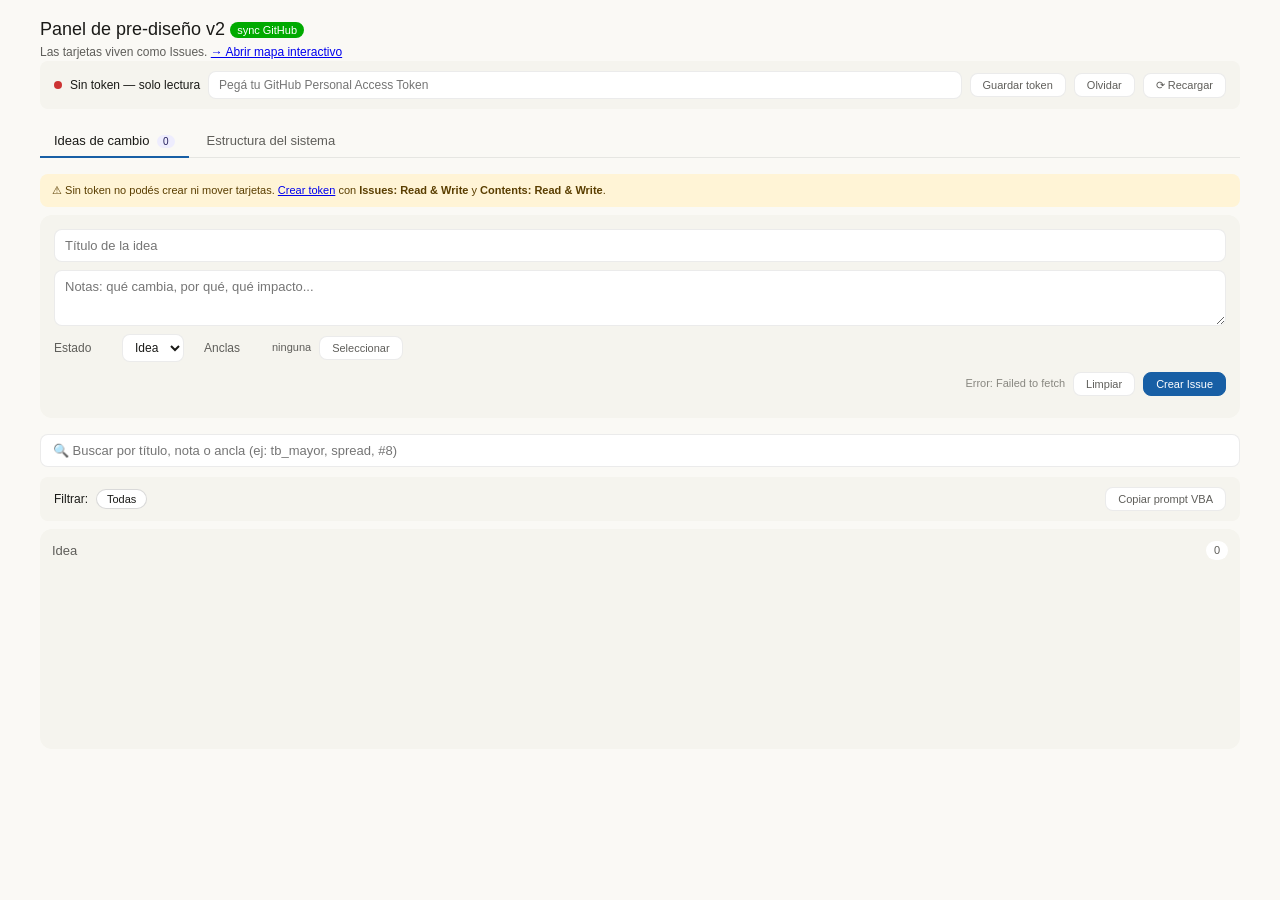
<file: index.html>
<!DOCTYPE html>
<html lang="es">
<head>
<meta charset="UTF-8">
<meta http-equiv="refresh" content="0; url=./v2/">
<link rel="canonical" href="./v2/">
<title>Panel de pre-diseño — redirigiendo a v2</title>
<style>
body {
  font-family: -apple-system, BlinkMacSystemFont, "Segoe UI", Roboto, sans-serif;
  background: #faf9f5;
  color: #1a1a17;
  margin: 0;
  min-height: 100vh;
  display: flex;
  align-items: center;
  justify-content: center;
  padding: 24px;
  line-height: 1.6;
  font-size: 14px;
}
@media (prefers-color-scheme: dark) {
  body { background: #18171b; color: #f0efea; }
  a { color: #85B7EB; }
}
.wrap {
  max-width: 440px;
  text-align: center;
}
h1 { font-size: 18px; font-weight: 500; margin: 0 0 8px; }
p { margin: 0 0 6px; color: #5f5e5a; font-size: 13px; }
@media (prefers-color-scheme: dark) { p { color: #b4b2a9; } }
a { color: #185FA5; }
.foot { margin-top: 24px; font-size: 11px; color: #888780; }
</style>
</head>
<body>
<div class="wrap">
<h1>Redirigiendo a la versión sincronizada</h1>
<p>Si no redirige en unos segundos, hacé clic:</p>
<p><a href="./v2/">→ Abrir panel v2 (sincronizado con GitHub Issues)</a></p>
<div class="foot">
  <p><a href="./v1/">Ver versión anterior (v1, localStorage)</a></p>
</div>
</div>
<script>window.location.replace('./v2/');</script>
</body>
</html>
</file>
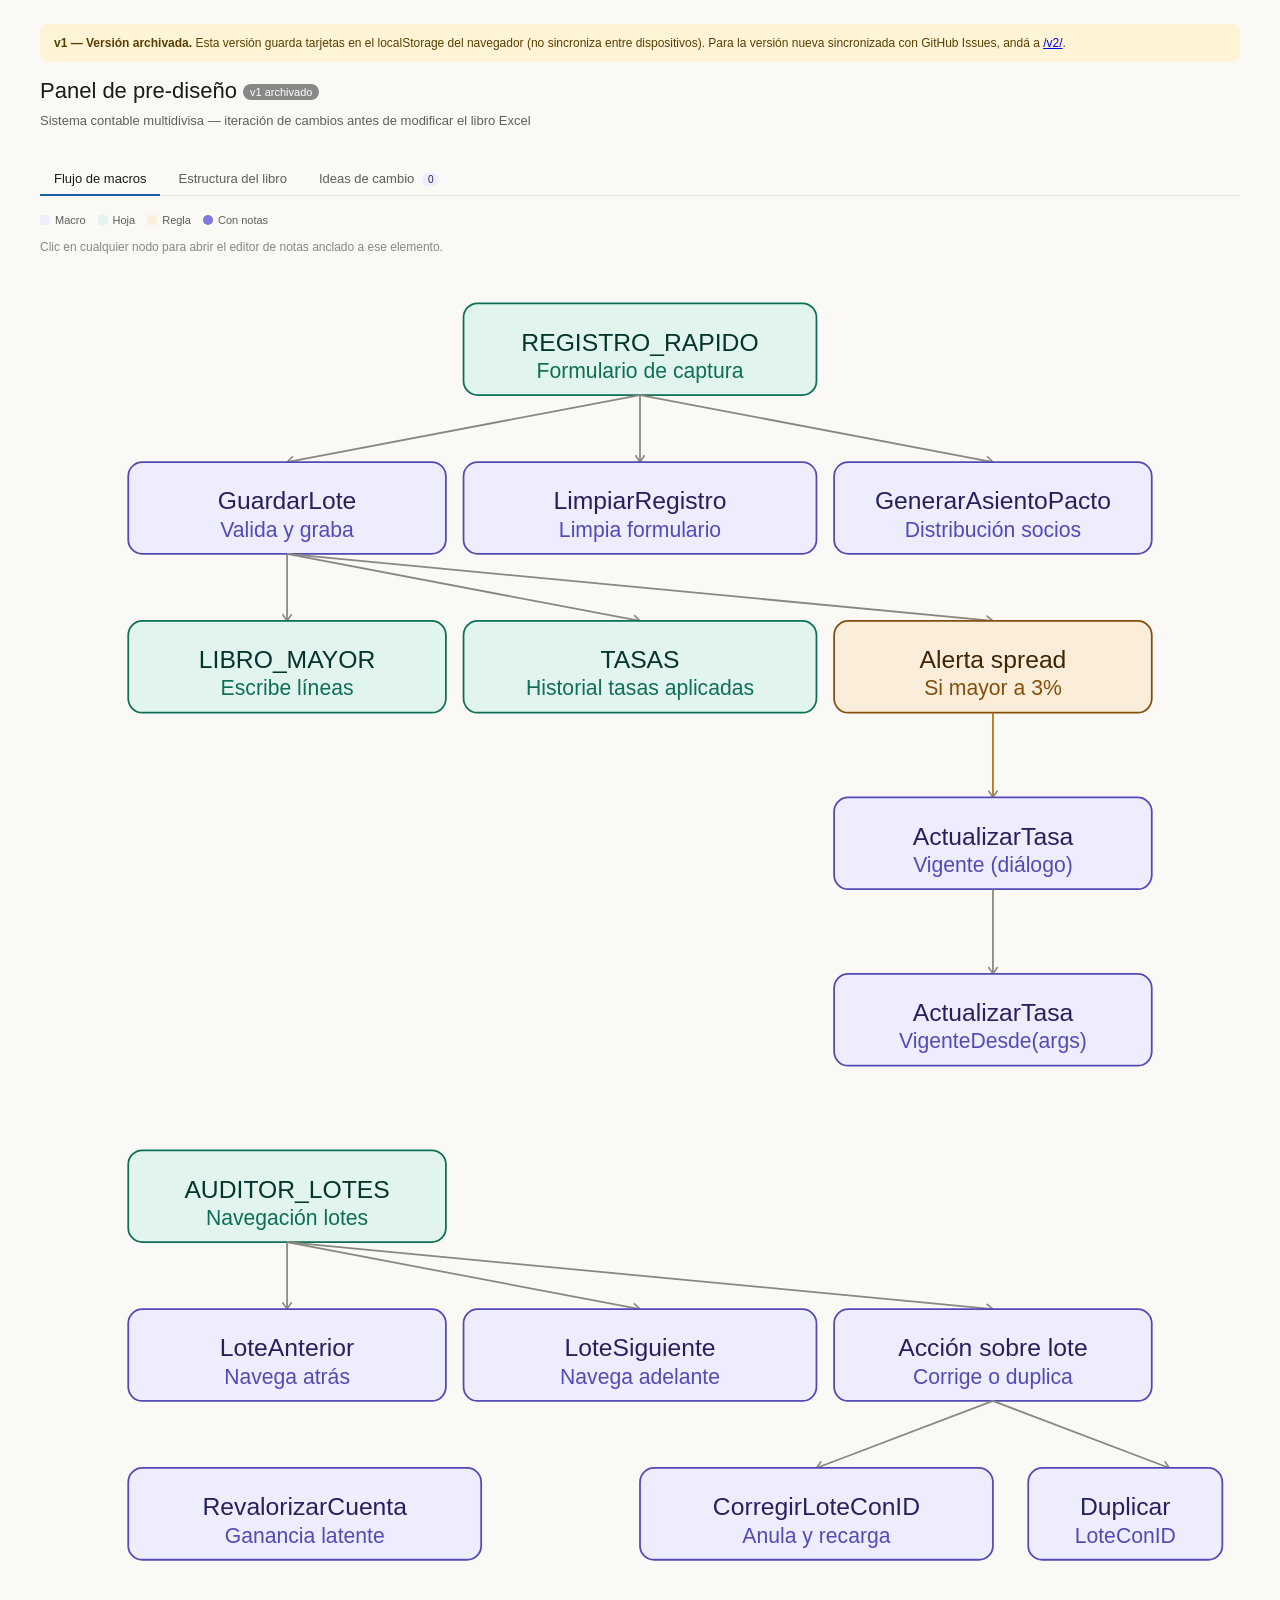
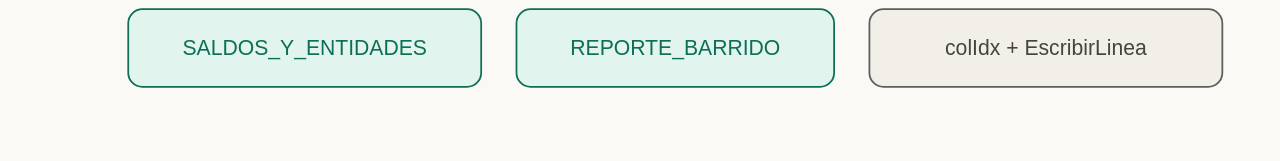
<file: v1/index.html>
<!DOCTYPE html>
<html lang="es">
<head>
<meta charset="UTF-8">
<meta name="viewport" content="width=device-width, initial-scale=1.0">
<title>Panel de Pre-diseño v1 — Sistema Contable Multidivisa</title>
<style>
:root {
  --bg-primary: #ffffff;
  --bg-secondary: #f5f4ee;
  --bg-tertiary: #faf9f5;
  --text-primary: #1a1a17;
  --text-secondary: #5f5e5a;
  --text-tertiary: #888780;
  --text-info: #185FA5;
  --border-tertiary: rgba(0,0,0,0.08);
  --border-secondary: rgba(0,0,0,0.15);
  --radius-md: 8px;
  --radius-lg: 12px;
}
@media (prefers-color-scheme: dark) {
  :root {
    --bg-primary: #1f1e1b;
    --bg-secondary: #2a2927;
    --bg-tertiary: #18171600;
    --text-primary: #f0efea;
    --text-secondary: #b4b2a9;
    --text-tertiary: #888780;
    --text-info: #85B7EB;
    --border-tertiary: rgba(255,255,255,0.08);
    --border-secondary: rgba(255,255,255,0.15);
  }
}
* { box-sizing: border-box; }
body {
  font-family: -apple-system, BlinkMacSystemFont, "Segoe UI", Roboto, sans-serif;
  background: var(--bg-tertiary);
  color: var(--text-primary);
  margin: 0;
  padding: 24px;
  line-height: 1.5;
  font-size: 14px;
}
.container { max-width: 1200px; margin: 0 auto; }
.v1-banner {
  background: #FFF4D6;
  color: #5a3e00;
  padding: 10px 14px;
  border-radius: var(--radius-md);
  font-size: 12px;
  margin-bottom: 12px;
}
@media (prefers-color-scheme: dark) {
  .v1-banner { background: #4a3a10; color: #fae9b8; }
}
h1 {
  font-size: 22px;
  font-weight: 500;
  margin: 0 0 4px;
}
.subtitle {
  color: var(--text-secondary);
  font-size: 13px;
  margin: 0 0 24px;
}
.panel { padding: 0.5rem 0 1rem; }
.tabs {
  display: flex;
  gap: 4px;
  border-bottom: 1px solid var(--border-tertiary);
  margin-bottom: 16px;
}
.tab {
  padding: 8px 14px;
  font-size: 13px;
  font-weight: 500;
  color: var(--text-secondary);
  cursor: pointer;
  border: none;
  border-bottom: 2px solid transparent;
  margin-bottom: -1px;
  background: transparent;
  font-family: inherit;
}
.tab.active {
  color: var(--text-primary);
  border-bottom-color: var(--text-info);
}
.tab:hover { color: var(--text-primary); }
.view { display: none; }
.view.active { display: block; }
.legend { display: flex; flex-wrap: wrap; gap: 12px; font-size: 11px; color: var(--text-secondary); margin-bottom: 10px; align-items: center; }
.legend span { display: inline-flex; align-items: center; gap: 5px; }
.dot { width: 10px; height: 10px; border-radius: 3px; display: inline-block; }
.hint { font-size: 12px; color: var(--text-tertiary); margin: 6px 0 12px; }
.kanban { display: grid; grid-template-columns: repeat(3, minmax(0,1fr)); gap: 12px; }
@media (max-width: 800px) { .kanban { grid-template-columns: 1fr; } }
.col { background: var(--bg-secondary); border-radius: var(--radius-lg); padding: 12px; min-height: 220px; }
.col h3 { margin: 0 0 10px; font-size: 13px; font-weight: 500; color: var(--text-secondary); display: flex; justify-content: space-between; align-items: center; }
.col h3 .count { background: var(--bg-primary); border-radius: 10px; padding: 1px 8px; font-size: 11px; color: var(--text-secondary); }
.card { background: var(--bg-primary); border: 1px solid var(--border-tertiary); border-radius: var(--radius-md); padding: 10px 12px; margin-bottom: 8px; position: relative; }
.card p.title { margin: 0 0 6px; font-size: 13px; font-weight: 500; color: var(--text-primary); line-height: 1.4; padding-right: 50px; }
.card p.note { margin: 0 0 6px; font-size: 12px; color: var(--text-secondary); line-height: 1.5; padding-right: 50px; white-space: pre-wrap; }
.card .tags { display: flex; flex-wrap: wrap; gap: 4px; margin-top: 4px; }
.card .actions { position: absolute; top: 8px; right: 8px; display: flex; gap: 2px; }
.card .actions button { padding: 3px 6px; font-size: 11px; background: transparent; border: 1px solid var(--border-tertiary); border-radius: 4px; cursor: pointer; color: var(--text-secondary); min-width: 24px; font-family: inherit; }
.card .actions button:hover { background: var(--bg-secondary); color: var(--text-primary); }
.tag { display: inline-block; font-size: 10px; padding: 2px 7px; border-radius: 10px; font-weight: 500; }
.tag-macro { background: #EEEDFE; color: #26215C; }
.tag-hoja { background: #E1F5EE; color: #04342C; }
.tag-tabla { background: #FAECE7; color: #4A1B0C; }
.tag-rango { background: #FAEEDA; color: #412402; }
.tag-regla { background: #FCEBEB; color: #501313; }
.composer { background: var(--bg-secondary); border-radius: var(--radius-lg); padding: 14px; margin-bottom: 16px; }
.composer-row { display: flex; gap: 8px; align-items: center; flex-wrap: wrap; margin-bottom: 8px; }
.composer-row label { font-size: 12px; color: var(--text-secondary); min-width: 60px; }
.composer textarea, .composer input[type=text] { width: 100%; font-family: inherit; font-size: 13px; padding: 8px 10px; border: 1px solid var(--border-tertiary); border-radius: var(--radius-md); background: var(--bg-primary); color: var(--text-primary); resize: vertical; box-sizing: border-box; }
.composer textarea { min-height: 56px; }
.composer select { font-family: inherit; font-size: 12px; padding: 5px 8px; border: 1px solid var(--border-tertiary); border-radius: var(--radius-md); background: var(--bg-primary); color: var(--text-primary); }
.composer-anchors { display: flex; flex-wrap: wrap; gap: 4px; margin-top: 6px; }
.chip { font-size: 11px; padding: 3px 8px; border-radius: 10px; background: var(--bg-primary); border: 1px solid var(--border-tertiary); cursor: pointer; color: var(--text-secondary); font-family: inherit; }
.chip.on { border-color: transparent; }
.chip.on.tag-macro { background: #EEEDFE; color: #26215C; }
.chip.on.tag-hoja { background: #E1F5EE; color: #04342C; }
.chip.on.tag-tabla { background: #FAECE7; color: #4A1B0C; }
.chip.on.tag-rango { background: #FAEEDA; color: #412402; }
.chip.on.tag-regla { background: #FCEBEB; color: #501313; }
.toolbar { display: flex; justify-content: space-between; gap: 8px; margin-bottom: 10px; flex-wrap: wrap; align-items: center; }
.toolbar-left { display: flex; gap: 6px; align-items: center; flex-wrap: wrap; }
.filter-chip { font-size: 11px; padding: 3px 10px; border-radius: 10px; background: var(--bg-secondary); border: 1px solid transparent; cursor: pointer; color: var(--text-secondary); font-family: inherit; }
.filter-chip.on { background: var(--bg-primary); border-color: var(--border-secondary); color: var(--text-primary); }
.empty { font-size: 12px; color: var(--text-tertiary); font-style: italic; padding: 8px 4px; }
.node-grid { display: grid; grid-template-columns: repeat(auto-fit, minmax(220px, 1fr)); gap: 8px; margin-bottom: 12px; }
.node-card { background: var(--bg-primary); border: 1px solid var(--border-tertiary); border-radius: var(--radius-md); padding: 10px 12px; cursor: pointer; transition: border-color 0.15s; }
.node-card:hover { border-color: var(--border-secondary); }
.node-card.has-notes { border-left: 3px solid #7F77DD; }
.node-card .nt { font-size: 13px; font-weight: 500; color: var(--text-primary); margin: 0 0 2px; line-height: 1.3; }
.node-card .ns { font-size: 11px; color: var(--text-secondary); margin: 0; }
.node-card .nb { display: inline-block; margin-top: 6px; font-size: 10px; padding: 1px 7px; border-radius: 10px; background: #EEEDFE; color: #26215C; }
.section-title { font-size: 13px; font-weight: 500; color: var(--text-secondary); margin: 14px 0 6px; }
.btn-primary { background: var(--text-info); color: white; border: none; padding: 7px 14px; font-size: 12px; font-weight: 500; border-radius: var(--radius-md); cursor: pointer; font-family: inherit; }
.btn-primary:hover { opacity: 0.9; }
.btn-small { font-size: 11px; padding: 4px 10px; background: transparent; border: 1px solid var(--border-tertiary); border-radius: var(--radius-md); color: var(--text-secondary); cursor: pointer; font-family: inherit; }
.btn-small:hover { background: var(--bg-secondary); color: var(--text-primary); }
.selected-anchor-preview { font-size: 11px; color: var(--text-secondary); }
.flow-svg { width: 100%; height: auto; }
.flow-svg g[data-node] { cursor: pointer; }
.flow-svg g[data-node]:hover rect { stroke-width: 1.5; }
.flow-svg g[data-node].has-notes rect { stroke-width: 1.5; stroke: #7F77DD; }
.flow-svg .t { font-size: 14px; font-weight: 500; }
.flow-svg .ts { font-size: 12px; }
.flow-svg .th { font-size: 14px; font-weight: 500; }
.c-purple rect { fill: #EEEDFE; stroke: #534AB7; }
.c-purple .th { fill: #26215C; }
.c-purple .ts { fill: #534AB7; }
.c-teal rect { fill: #E1F5EE; stroke: #0F6E56; }
.c-teal .th { fill: #04342C; }
.c-teal .ts { fill: #0F6E56; }
.c-amber rect { fill: #FAEEDA; stroke: #854F0B; }
.c-amber .th { fill: #412402; }
.c-amber .ts { fill: #854F0B; }
.c-gray rect { fill: #F1EFE8; stroke: #5F5E5A; }
.c-gray .ts { fill: #444441; }
@media (prefers-color-scheme: dark) {
  .c-purple rect { fill: #3C3489; stroke: #AFA9EC; }
  .c-purple .th { fill: #CECBF6; }
  .c-purple .ts { fill: #AFA9EC; }
  .c-teal rect { fill: #085041; stroke: #5DCAA5; }
  .c-teal .th { fill: #9FE1CB; }
  .c-teal .ts { fill: #5DCAA5; }
  .c-amber rect { fill: #633806; stroke: #EF9F27; }
  .c-amber .th { fill: #FAC775; }
  .c-amber .ts { fill: #EF9F27; }
  .c-gray rect { fill: #444441; stroke: #B4B2A9; }
  .c-gray .ts { fill: #D3D1C7; }
}
.modal-backdrop { position: fixed; top: 0; left: 0; right: 0; bottom: 0; background: rgba(0,0,0,0.5); display: none; align-items: center; justify-content: center; z-index: 100; padding: 16px; }
.modal-backdrop.show { display: flex; }
.modal { background: var(--bg-primary); border-radius: var(--radius-lg); padding: 20px; max-width: 600px; width: 100%; max-height: 80vh; overflow-y: auto; }
.modal h3 { margin: 0 0 12px; font-size: 16px; font-weight: 500; }
.modal textarea { width: 100%; min-height: 300px; font-family: ui-monospace, SFMono-Regular, monospace; font-size: 11px; padding: 8px; border: 1px solid var(--border-tertiary); border-radius: var(--radius-md); background: var(--bg-secondary); color: var(--text-primary); resize: vertical; box-sizing: border-box; }
.modal-actions { display: flex; gap: 8px; justify-content: flex-end; margin-top: 12px; }
#ideas-count { background: #EEEDFE; color: #26215C; font-size: 10px; padding: 1px 6px; border-radius: 8px; margin-left: 4px; font-weight: 500; }
.save-status { font-size: 11px; color: var(--text-tertiary); margin-left: 8px; }
</style>
</head>
<body>
<div class="container">
<div class="v1-banner">
  <strong>v1 — Versión archivada.</strong> Esta versión guarda tarjetas en el localStorage del navegador (no sincroniza entre dispositivos). Para la versión nueva sincronizada con GitHub Issues, andá a <a href="../v2/">/v2/</a>.
</div>
<h1>Panel de pre-diseño <span style="font-size:11px;background:#888;color:white;padding:2px 7px;border-radius:10px;vertical-align:middle;">v1 archivado</span></h1>
<p class="subtitle">Sistema contable multidivisa — iteración de cambios antes de modificar el libro Excel</p>

<div class="panel">
  <div class="tabs">
    <button class="tab active" data-view="flujo" onclick="switchView('flujo')">Flujo de macros</button>
    <button class="tab" data-view="estructura" onclick="switchView('estructura')">Estructura del libro</button>
    <button class="tab" data-view="ideas" onclick="switchView('ideas')">Ideas de cambio <span id="ideas-count">0</span></button>
  </div>

  <div id="view-flujo" class="view active">
    <div class="legend">
      <span><span class="dot" style="background:#EEEDFE;"></span>Macro</span>
      <span><span class="dot" style="background:#E1F5EE;"></span>Hoja</span>
      <span><span class="dot" style="background:#FAEEDA;"></span>Regla</span>
      <span><span class="dot" style="background:#7F77DD;border-radius:50%;"></span>Con notas</span>
    </div>
    <p class="hint">Clic en cualquier nodo para abrir el editor de notas anclado a ese elemento.</p>
    <svg class="flow-svg" viewBox="0 0 680 820" role="img">
      <defs><marker id="arrow-fl" viewBox="0 0 10 10" refX="8" refY="5" markerWidth="6" markerHeight="6" orient="auto-start-reverse"><path d="M2 1L8 5L2 9" fill="none" stroke="#888780" stroke-width="1.5" stroke-linecap="round" stroke-linejoin="round"/></marker></defs>
      <g data-node="REGISTRO_RAPIDO" class="c-teal" onclick="openNode('REGISTRO_RAPIDO','hoja')"><rect x="240" y="20" width="200" height="52" rx="8" stroke-width="1"/><text class="th" x="340" y="42" text-anchor="middle" dominant-baseline="central">REGISTRO_RAPIDO</text><text class="ts" x="340" y="58" text-anchor="middle" dominant-baseline="central">Formulario de captura</text></g>
      <line x1="340" y1="72" x2="140" y2="110" stroke="#888780" stroke-width="1" marker-end="url(#arrow-fl)"/>
      <line x1="340" y1="72" x2="340" y2="110" stroke="#888780" stroke-width="1" marker-end="url(#arrow-fl)"/>
      <line x1="340" y1="72" x2="540" y2="110" stroke="#888780" stroke-width="1" marker-end="url(#arrow-fl)"/>
      <g data-node="GuardarLote" class="c-purple" onclick="openNode('GuardarLote','macro')"><rect x="50" y="110" width="180" height="52" rx="8" stroke-width="1"/><text class="th" x="140" y="132" text-anchor="middle" dominant-baseline="central">GuardarLote</text><text class="ts" x="140" y="148" text-anchor="middle" dominant-baseline="central">Valida y graba</text></g>
      <g data-node="LimpiarRegistro" class="c-purple" onclick="openNode('LimpiarRegistro','macro')"><rect x="240" y="110" width="200" height="52" rx="8" stroke-width="1"/><text class="th" x="340" y="132" text-anchor="middle" dominant-baseline="central">LimpiarRegistro</text><text class="ts" x="340" y="148" text-anchor="middle" dominant-baseline="central">Limpia formulario</text></g>
      <g data-node="GenerarAsientoPacto" class="c-purple" onclick="openNode('GenerarAsientoPacto','macro')"><rect x="450" y="110" width="180" height="52" rx="8" stroke-width="1"/><text class="th" x="540" y="132" text-anchor="middle" dominant-baseline="central">GenerarAsientoPacto</text><text class="ts" x="540" y="148" text-anchor="middle" dominant-baseline="central">Distribución socios</text></g>
      <line x1="140" y1="162" x2="140" y2="200" stroke="#888780" stroke-width="1" marker-end="url(#arrow-fl)"/>
      <line x1="140" y1="162" x2="340" y2="200" stroke="#888780" stroke-width="1" marker-end="url(#arrow-fl)"/>
      <line x1="140" y1="162" x2="540" y2="200" stroke="#888780" stroke-width="1" marker-end="url(#arrow-fl)"/>
      <g data-node="LIBRO_MAYOR" class="c-teal" onclick="openNode('LIBRO_MAYOR','hoja')"><rect x="50" y="200" width="180" height="52" rx="8" stroke-width="1"/><text class="th" x="140" y="222" text-anchor="middle" dominant-baseline="central">LIBRO_MAYOR</text><text class="ts" x="140" y="238" text-anchor="middle" dominant-baseline="central">Escribe líneas</text></g>
      <g data-node="TASAS" class="c-teal" onclick="openNode('TASAS','hoja')"><rect x="240" y="200" width="200" height="52" rx="8" stroke-width="1"/><text class="th" x="340" y="222" text-anchor="middle" dominant-baseline="central">TASAS</text><text class="ts" x="340" y="238" text-anchor="middle" dominant-baseline="central">Historial tasas aplicadas</text></g>
      <g data-node="AlertaSpread" class="c-amber" onclick="openNode('AlertaSpread','regla')"><rect x="450" y="200" width="180" height="52" rx="8" stroke-width="1"/><text class="th" x="540" y="222" text-anchor="middle" dominant-baseline="central">Alerta spread</text><text class="ts" x="540" y="238" text-anchor="middle" dominant-baseline="central">Si mayor a 3%</text></g>
      <line x1="540" y1="252" x2="540" y2="300" stroke="#BA7517" stroke-width="1" marker-end="url(#arrow-fl)"/>
      <g data-node="ActualizarTasaVigente" class="c-purple" onclick="openNode('ActualizarTasaVigente','macro')"><rect x="450" y="300" width="180" height="52" rx="8" stroke-width="1"/><text class="th" x="540" y="322" text-anchor="middle" dominant-baseline="central">ActualizarTasa</text><text class="ts" x="540" y="338" text-anchor="middle" dominant-baseline="central">Vigente (diálogo)</text></g>
      <line x1="540" y1="352" x2="540" y2="400" stroke="#888780" stroke-width="1" marker-end="url(#arrow-fl)"/>
      <g data-node="ActualizarTasaVigenteDesde" class="c-purple" onclick="openNode('ActualizarTasaVigenteDesde','macro')"><rect x="450" y="400" width="180" height="52" rx="8" stroke-width="1"/><text class="th" x="540" y="422" text-anchor="middle" dominant-baseline="central">ActualizarTasa</text><text class="ts" x="540" y="438" text-anchor="middle" dominant-baseline="central">VigenteDesde(args)</text></g>
      <g data-node="AUDITOR_LOTES" class="c-teal" onclick="openNode('AUDITOR_LOTES','hoja')"><rect x="50" y="500" width="180" height="52" rx="8" stroke-width="1"/><text class="th" x="140" y="522" text-anchor="middle" dominant-baseline="central">AUDITOR_LOTES</text><text class="ts" x="140" y="538" text-anchor="middle" dominant-baseline="central">Navegación lotes</text></g>
      <line x1="140" y1="552" x2="140" y2="590" stroke="#888780" stroke-width="1" marker-end="url(#arrow-fl)"/>
      <line x1="140" y1="552" x2="340" y2="590" stroke="#888780" stroke-width="1" marker-end="url(#arrow-fl)"/>
      <line x1="140" y1="552" x2="540" y2="590" stroke="#888780" stroke-width="1" marker-end="url(#arrow-fl)"/>
      <g data-node="LoteAnterior" class="c-purple" onclick="openNode('LoteAnterior','macro')"><rect x="50" y="590" width="180" height="52" rx="8" stroke-width="1"/><text class="th" x="140" y="612" text-anchor="middle" dominant-baseline="central">LoteAnterior</text><text class="ts" x="140" y="628" text-anchor="middle" dominant-baseline="central">Navega atrás</text></g>
      <g data-node="LoteSiguiente" class="c-purple" onclick="openNode('LoteSiguiente','macro')"><rect x="240" y="590" width="200" height="52" rx="8" stroke-width="1"/><text class="th" x="340" y="612" text-anchor="middle" dominant-baseline="central">LoteSiguiente</text><text class="ts" x="340" y="628" text-anchor="middle" dominant-baseline="central">Navega adelante</text></g>
      <g data-node="AccionSobreLoteVisible" class="c-purple" onclick="openNode('AccionSobreLoteVisible','macro')"><rect x="450" y="590" width="180" height="52" rx="8" stroke-width="1"/><text class="th" x="540" y="612" text-anchor="middle" dominant-baseline="central">Acción sobre lote</text><text class="ts" x="540" y="628" text-anchor="middle" dominant-baseline="central">Corrige o duplica</text></g>
      <line x1="540" y1="642" x2="440" y2="680" stroke="#888780" stroke-width="1" marker-end="url(#arrow-fl)"/>
      <line x1="540" y1="642" x2="640" y2="680" stroke="#888780" stroke-width="1" marker-end="url(#arrow-fl)"/>
      <g data-node="CorregirLoteConID" class="c-purple" onclick="openNode('CorregirLoteConID','macro')"><rect x="340" y="680" width="200" height="52" rx="8" stroke-width="1"/><text class="th" x="440" y="702" text-anchor="middle" dominant-baseline="central">CorregirLoteConID</text><text class="ts" x="440" y="718" text-anchor="middle" dominant-baseline="central">Anula y recarga</text></g>
      <g data-node="DuplicarLoteConID" class="c-purple" onclick="openNode('DuplicarLoteConID','macro')"><rect x="560" y="680" width="110" height="52" rx="8" stroke-width="1"/><text class="th" x="615" y="702" text-anchor="middle" dominant-baseline="central">Duplicar</text><text class="ts" x="615" y="718" text-anchor="middle" dominant-baseline="central">LoteConID</text></g>
      <g data-node="RevalorizarCuenta" class="c-purple" onclick="openNode('RevalorizarCuenta','macro')"><rect x="50" y="680" width="200" height="52" rx="8" stroke-width="1"/><text class="th" x="150" y="702" text-anchor="middle" dominant-baseline="central">RevalorizarCuenta</text><text class="ts" x="150" y="718" text-anchor="middle" dominant-baseline="central">Ganancia latente</text></g>
      <g data-node="SALDOS_Y_ENTIDADES" class="c-teal" onclick="openNode('SALDOS_Y_ENTIDADES','hoja')"><rect x="50" y="760" width="200" height="44" rx="8" stroke-width="1"/><text class="ts" x="150" y="782" text-anchor="middle" dominant-baseline="central">SALDOS_Y_ENTIDADES</text></g>
      <g data-node="REPORTE_BARRIDO" class="c-teal" onclick="openNode('REPORTE_BARRIDO','hoja')"><rect x="270" y="760" width="180" height="44" rx="8" stroke-width="1"/><text class="ts" x="360" y="782" text-anchor="middle" dominant-baseline="central">REPORTE_BARRIDO</text></g>
      <g data-node="Helpers" class="c-gray" onclick="openNode('Helpers','macro')"><rect x="470" y="760" width="200" height="44" rx="8" stroke-width="1"/><text class="ts" x="570" y="782" text-anchor="middle" dominant-baseline="central">colIdx + EscribirLinea</text></g>
    </svg>
  </div>

  <div id="view-estructura" class="view">
    <p class="hint">Cada nodo es clicable. Los que tienen notas muestran una banda morada a la izquierda.</p>
    <p class="section-title">Hojas operativas</p>
    <div class="node-grid" id="grid-hojas"></div>
    <p class="section-title">Tablas estructuradas (ListObjects)</p>
    <div class="node-grid" id="grid-tablas"></div>
    <p class="section-title">Rangos con nombre clave</p>
    <div class="node-grid" id="grid-rangos"></div>
  </div>

  <div id="view-ideas" class="view">
    <div class="composer">
      <div class="composer-row"><input type="text" id="new-title" placeholder="Título de la idea"></div>
      <div class="composer-row"><textarea id="new-note" placeholder="Notas de pre-diseño..."></textarea></div>
      <div class="composer-row">
        <label>Estado</label>
        <select id="new-status">
          <option value="idea">Idea / por pensar</option>
          <option value="diseno">En diseño</option>
          <option value="listo">Listo para implementar</option>
        </select>
        <label style="margin-left:12px;">Anclas</label>
        <span class="selected-anchor-preview" id="anchor-preview">ninguna</span>
        <button class="btn-small" onclick="toggleAnchorPicker()">Seleccionar</button>
      </div>
      <div id="anchor-picker" style="display:none; background: var(--bg-primary); border-radius: var(--radius-md); padding: 10px; margin-top:6px;">
        <p style="font-size:11px; color:var(--text-secondary); margin:0 0 6px;">Macros</p><div class="composer-anchors" id="pick-macro"></div>
        <p style="font-size:11px; color:var(--text-secondary); margin:10px 0 6px;">Hojas</p><div class="composer-anchors" id="pick-hoja"></div>
        <p style="font-size:11px; color:var(--text-secondary); margin:10px 0 6px;">Tablas</p><div class="composer-anchors" id="pick-tabla"></div>
        <p style="font-size:11px; color:var(--text-secondary); margin:10px 0 6px;">Rangos con nombre</p><div class="composer-anchors" id="pick-rango"></div>
        <p style="font-size:11px; color:var(--text-secondary); margin:10px 0 6px;">Reglas</p><div class="composer-anchors" id="pick-regla"></div>
      </div>
      <div class="composer-row" style="justify-content:flex-end; margin-top:10px;">
        <span class="save-status" id="save-status"></span>
        <button class="btn-small" onclick="resetComposer()">Limpiar</button>
        <button class="btn-primary" onclick="saveCard()">Guardar idea</button>
      </div>
    </div>
    <div class="toolbar">
      <div class="toolbar-left">
        <span style="font-size:12px; color:var(--text-secondary);">Filtrar:</span>
        <button class="filter-chip on" data-filter="all" onclick="setFilter('all')">Todas</button>
        <button class="filter-chip" data-filter="macro" onclick="setFilter('macro')">Por macro</button>
        <button class="filter-chip" data-filter="hoja" onclick="setFilter('hoja')">Por hoja</button>
        <button class="filter-chip" data-filter="tabla" onclick="setFilter('tabla')">Por tabla</button>
      </div>
      <div style="display:flex; gap:6px;">
        <button class="btn-small" onclick="importJSON()">Importar JSON</button>
        <button class="btn-small" onclick="exportJSON()">Exportar JSON</button>
        <button class="btn-small" onclick="copyVBAPrompt()">Copiar prompt VBA</button>
      </div>
    </div>
    <div class="kanban">
      <div class="col"><h3>Idea / por pensar <span class="count" id="c-idea">0</span></h3><div id="col-idea"></div></div>
      <div class="col"><h3>En diseño <span class="count" id="c-diseno">0</span></h3><div id="col-diseno"></div></div>
      <div class="col"><h3>Listo para implementar <span class="count" id="c-listo">0</span></h3><div id="col-listo"></div></div>
    </div>
  </div>
</div>

<div class="modal-backdrop" id="modal-backdrop" onclick="if(event.target===this)closeModal()">
  <div class="modal">
    <h3 id="modal-title">Exportar</h3>
    <textarea id="modal-textarea"></textarea>
    <div class="modal-actions">
      <button class="btn-small" onclick="closeModal()">Cerrar</button>
      <button class="btn-primary" id="modal-action-btn" onclick="modalAction()">Copiar</button>
    </div>
  </div>
</div>

</div>
<script>
const CATALOG = {
  macro: [{id:'GuardarLote',desc:'Graba lote validado al mayor'},{id:'LimpiarRegistro',desc:'Resetea formulario de entrada'},{id:'ActualizarTasaVigente',desc:'Diálogo para cambiar tasa'},{id:'ActualizarTasaVigenteDesde',desc:'Actualiza tasa parametrizada'},{id:'GenerarAsientoPacto',desc:'Prellena asiento de pacto'},{id:'RevalorizarCuenta',desc:'Prellena revalorización'},{id:'LoteAnterior',desc:'Navega al lote previo'},{id:'LoteSiguiente',desc:'Navega al lote siguiente'},{id:'AccionSobreLoteVisible',desc:'Corrige o duplica según estado'},{id:'CorregirLoteConID',desc:'Anula original y precarga nuevo'},{id:'DuplicarLoteConID',desc:'Clona lote al formulario'},{id:'Helpers',desc:'colIdx + EscribirLinea'}],
  hoja: [{id:'REGISTRO_RAPIDO',desc:'Formulario de captura'},{id:'LIBRO_MAYOR',desc:'Almacén acumulativo de asientos'},{id:'TASAS',desc:'Tasas vigentes + historial'},{id:'AUDITOR_LOTES',desc:'Navegación de lotes'},{id:'REPORTE_BARRIDO',desc:'Reparto de utilidades'},{id:'SALDOS_Y_ENTIDADES',desc:'Saldos y ganancia latente'}],
  tabla: [{id:'tb_registro_rapido',desc:'9 columnas - entrada del lote'},{id:'tb_mayor',desc:'19 columnas - asientos definitivos'},{id:'tb_tasas_vigentes',desc:'Tasas actuales por divisa'},{id:'tb_tasas_historial',desc:'Bitácora de tasas aplicadas'},{id:'tb_cuentas',desc:'Catálogo de cuentas contables'},{id:'tb_entidades',desc:'Catálogo de entidades'},{id:'tb_divisas',desc:'Catálogo de divisas'},{id:'tb_categorias',desc:'Catálogo de categorías'},{id:'tb_segmentos',desc:'Catálogo de segmentos'},{id:'tb_clase_cuenta',desc:'Catálogo de clases'}],
  rango: [{id:'IDs_Unicos',desc:'Lista ordenada desc de lotes'},{id:'ListaCuentaActiva',desc:'Cuentas activas (derrame)'},{id:'ListaDivisaActiva',desc:'Divisas activas (derrame)'},{id:'ListaSocios',desc:'Socios del negocio'},{id:'ListaSegmentoActiva',desc:'Segmentos activos (derrame)'}],
  regla: [{id:'AlertaSpread',desc:'Umbral de desviación de tasa'}]
};
let cards = [], composerAnchors = [], currentFilter = 'all';
const STORAGE_KEY = 'sistema-contable-cards';
function loadCards(){try{const r=localStorage.getItem(STORAGE_KEY);if(r)cards=JSON.parse(r);}catch(e){cards=[];}renderAll();}
function saveCardsLocal(){try{localStorage.setItem(STORAGE_KEY,JSON.stringify(cards));showSaveStatus('Guardado local');}catch(e){showSaveStatus('Error');}}
function showSaveStatus(msg){const el=document.getElementById('save-status');if(el){el.textContent=msg;setTimeout(()=>{if(el.textContent===msg)el.textContent='';},2000);}}
function switchView(v){document.querySelectorAll('.tab').forEach(t=>t.classList.toggle('active',t.dataset.view===v));document.querySelectorAll('.view').forEach(el=>el.classList.toggle('active',el.id==='view-'+v));}
function openNode(id,type){switchView('ideas');composerAnchors=[{id,type}];updateAnchorPreview();document.getElementById('new-title').focus();if(document.getElementById('anchor-picker').style.display==='block')renderPicker();}
function toggleAnchorPicker(){const p=document.getElementById('anchor-picker');p.style.display=p.style.display==='none'?'block':'none';if(p.style.display==='block')renderPicker();}
function renderPicker(){['macro','hoja','tabla','rango','regla'].forEach(type=>{const c=document.getElementById('pick-'+type);if(!c)return;c.innerHTML=CATALOG[type].map(n=>{const on=composerAnchors.some(a=>a.id===n.id);return `<span class="chip ${on?'on tag-'+type:''}" onclick="toggleAnchor('${n.id}','${type}')">${n.id}</span>`;}).join('');});}
function toggleAnchor(id,type){const i=composerAnchors.findIndex(a=>a.id===id);if(i>=0)composerAnchors.splice(i,1);else composerAnchors.push({id,type});updateAnchorPreview();renderPicker();}
function updateAnchorPreview(){const el=document.getElementById('anchor-preview');el.textContent=composerAnchors.length===0?'ninguna':composerAnchors.map(a=>a.id).join(', ');}
function resetComposer(){document.getElementById('new-title').value='';document.getElementById('new-note').value='';document.getElementById('new-status').value='idea';composerAnchors=[];updateAnchorPreview();}
function saveCard(){const t=document.getElementById('new-title').value.trim();if(!t){document.getElementById('new-title').focus();return;}const n=document.getElementById('new-note').value.trim();const s=document.getElementById('new-status').value;cards.push({id:'c-'+Date.now(),title:t,note:n,status:s,anchors:[...composerAnchors],created:Date.now()});saveCardsLocal();resetComposer();renderAll();}
function deleteCard(id){if(!confirm('¿Eliminar?'))return;cards=cards.filter(c=>c.id!==id);saveCardsLocal();renderAll();}
function moveCard(id,s){const c=cards.find(x=>x.id===id);if(c){c.status=s;saveCardsLocal();renderAll();}}
function setFilter(f){currentFilter=f;document.querySelectorAll('.filter-chip').forEach(c=>c.classList.toggle('on',c.dataset.filter===f));renderKanban();}
function renderKanban(){const v=cards.filter(c=>currentFilter==='all'||c.anchors.some(a=>a.type===currentFilter));const cols={idea:[],diseno:[],listo:[]};v.forEach(c=>{if(cols[c.status])cols[c.status].push(c);});Object.keys(cols).forEach(k=>{const el=document.getElementById('col-'+k);document.getElementById('c-'+k).textContent=cols[k].length;el.innerHTML=cols[k].length===0?'<p class="empty">Sin tarjetas</p>':cols[k].map(renderCard).join('');});document.getElementById('ideas-count').textContent=cards.length;}
function renderCard(c){const tags=c.anchors.map(a=>`<span class="tag tag-${a.type}">${a.id}</span>`).join('');const ns={idea:'diseno',diseno:'listo',listo:'idea'}[c.status];const nl={idea:'→',diseno:'→',listo:'↻'}[c.status];return `<div class="card"><div class="actions"><button onclick="moveCard('${c.id}','${ns}')">${nl}</button><button onclick="deleteCard('${c.id}')">×</button></div><p class="title">${esc(c.title)}</p>${c.note?`<p class="note">${esc(c.note)}</p>`:''}<div class="tags">${tags}</div></div>`;}
function esc(s){return String(s).replace(/[&<>"']/g,m=>({'&':'&amp;','<':'&lt;','>':'&gt;','"':'&quot;',"'":'&#39;'}[m]));}
function renderStructure(){[['grid-hojas','hoja'],['grid-tablas','tabla'],['grid-rangos','rango']].forEach(([g,t])=>{const c=document.getElementById(g);if(!c)return;c.innerHTML=CATALOG[t].map(n=>{const ct=cards.filter(c=>c.anchors.some(a=>a.id===n.id)).length;return `<div class="node-card ${ct>0?'has-notes':''}" onclick="openNode('${n.id}','${t}')"><p class="nt">${n.id}</p><p class="ns">${n.desc}</p>${ct>0?`<span class="nb">${ct} nota${ct>1?'s':''}</span>`:''}</div>`;}).join('');});}
function renderFlow(){const ns=new Set();cards.forEach(c=>c.anchors.forEach(a=>ns.add(a.id)));document.querySelectorAll('.flow-svg g[data-node]').forEach(g=>g.classList.toggle('has-notes',ns.has(g.dataset.node)));}
function renderAll(){renderKanban();renderStructure();renderFlow();}
let modalMode='export';
function openModal(t,c,m){document.getElementById('modal-title').textContent=t;document.getElementById('modal-textarea').value=c;document.getElementById('modal-action-btn').textContent=m==='import'?'Importar':'Copiar';modalMode=m;document.getElementById('modal-backdrop').classList.add('show');}
function closeModal(){document.getElementById('modal-backdrop').classList.remove('show');}
function modalAction(){const t=document.getElementById('modal-textarea').value;if(modalMode==='import'){try{const p=JSON.parse(t);if(!Array.isArray(p))throw new Error('Debe ser array');cards=p;saveCardsLocal();renderAll();closeModal();showSaveStatus('Importado: '+p.length);}catch(e){alert('Error: '+e.message);}}else{navigator.clipboard.writeText(t).then(()=>{showSaveStatus('Copiado');closeModal();}).catch(()=>{document.getElementById('modal-textarea').select();document.execCommand('copy');closeModal();});}}
function exportJSON(){const j=JSON.stringify(cards,null,2);openModal('Exportar JSON',j,'export');const b=new Blob([j],{type:'application/json'});const u=URL.createObjectURL(b);const a=document.createElement('a');a.href=u;a.download='data.json';document.body.appendChild(a);a.click();document.body.removeChild(a);URL.revokeObjectURL(u);}
function importJSON(){openModal('Importar JSON','','import');}
function copyVBAPrompt(){const l=cards.filter(c=>c.status==='listo');if(l.length===0){alert('No hay ideas en Listo');return;}let t='Convertí estas ideas en VBA. Por cada una: macro, diff, validaciones.\n\n';l.forEach((c,i)=>{t+=`${i+1}. ${c.title}\n`;if(c.note)t+=`   Nota: ${c.note}\n`;if(c.anchors.length)t+=`   Anclas: ${c.anchors.map(a=>a.id+' ('+a.type+')').join(', ')}\n`;t+='\n';});openModal('Prompt para Claude',t,'export');}
loadCards();
</script>
</body>
</html>
</file>
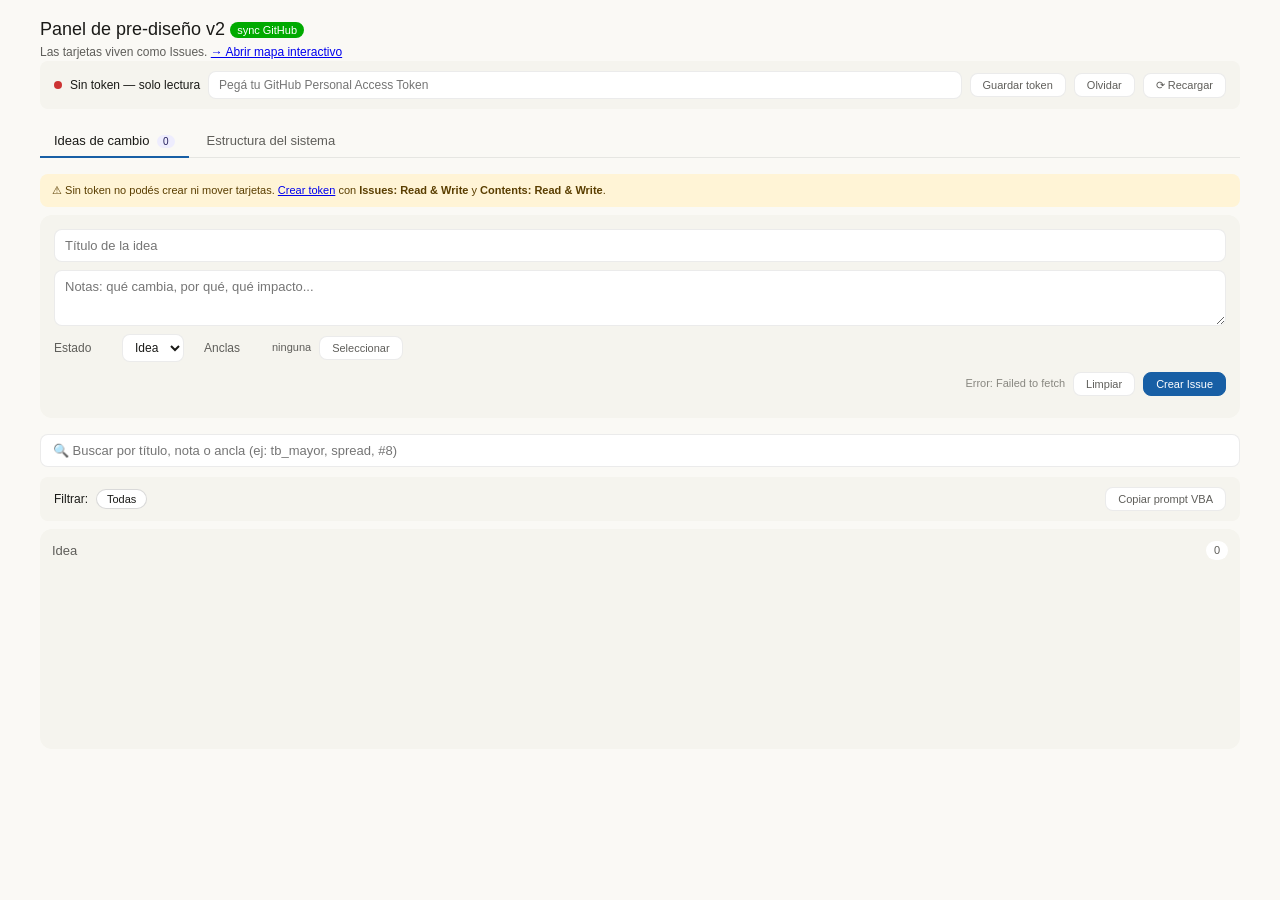
<file: v2/index.html>
<!DOCTYPE html>
<html lang="es">
<head>
<meta charset="UTF-8">
<meta name="viewport" content="width=device-width, initial-scale=1.0">
<title>Panel v2 — Sistema Contable</title>
<link rel="stylesheet" href="./css/base.css">
<link rel="stylesheet" href="./css/tags.css">
<link rel="stylesheet" href="./css/panel.css">
</head>
<body>
<div class="container">
<h1>Panel de pre-diseño v2 <span class="sync-badge">sync GitHub</span></h1>
<p class="subtitle">Las tarjetas viven como Issues. <a href="./mapa.html">→ Abrir mapa interactivo</a></p>

<div class="auth-bar">
  <span class="status-dot" id="auth-dot"></span>
  <span id="auth-status">Sin token</span>
  <input type="password" id="token-input" placeholder="Pegá tu GitHub Personal Access Token">
  <button class="btn" onclick="saveTokenBtn()">Guardar token</button>
  <button class="btn" onclick="clearTokenBtn()">Olvidar</button>
  <button class="btn" onclick="reload()">⟳ Recargar</button>
</div>

<div class="tabs">
  <button class="tab active" data-view="ideas" onclick="switchView('ideas')">Ideas de cambio <span id="ideas-count">0</span></button>
  <button class="tab" data-view="estructura" onclick="switchView('estructura')">Estructura del sistema</button>
</div>

<div id="view-ideas" class="view active">
  <div id="no-token-banner" class="banner" style="display:none;">
    ⚠ Sin token no podés crear ni mover tarjetas. <a href="https://github.com/settings/tokens?type=beta" target="_blank">Crear token</a> con <b>Issues: Read & Write</b> y <b>Contents: Read & Write</b>.
  </div>
  <div class="composer">
    <div class="composer-row"><input type="text" id="new-title" placeholder="Título de la idea"></div>
    <div class="composer-row"><textarea id="new-note" placeholder="Notas: qué cambia, por qué, qué impacto..."></textarea></div>
    <div class="composer-row">
      <label>Estado</label>
      <select id="new-status"></select>
      <label style="margin-left:12px;">Anclas</label>
      <span class="anchor-preview" id="anchor-preview">ninguna</span>
      <button class="btn" onclick="toggleAnchorPicker()">Seleccionar</button>
    </div>
    <div id="anchor-picker" class="anchor-picker">
      <div id="anchor-picker-content"></div>
    </div>
    <div class="composer-row" style="justify-content:flex-end; margin-top:10px;">
      <span class="save-status" id="save-status"></span>
      <button class="btn" onclick="resetComposer()">Limpiar</button>
      <button class="btn primary" id="save-btn" onclick="saveCard()">Crear Issue</button>
    </div>
  </div>
  <div class="search-bar">
    <input type="text" id="search-input" placeholder="🔍 Buscar por título, nota o ancla (ej: tb_mayor, spread, #8)" autocomplete="off">
    <button class="btn" id="search-clear" title="Limpiar búsqueda" style="display:none;">✕</button>
  </div>
  <div class="toolbar" id="filters-bar"></div>
  <div class="kanban" id="kanban"></div>
</div>

<div id="view-estructura" class="view">
  <p style="font-size:12px; color: var(--text-tertiary);">Cada nodo viene de <code>schema.json</code>. Click para crear una idea anclada.</p>
  <div id="structure-content"></div>
</div>

</div>

<script type="module">
  import { init } from './js/panel/main.js';
  init();
</script>
</body>
</html>
</file>
<file: v2/css/base.css>
/* v2/css/base.css — tokens, tipografía, botones, toolbar, modales (compartido) */
:root {
  --bg-primary: #ffffff; --bg-secondary: #f5f4ee; --bg-tertiary: #faf9f5;
  --text-primary: #1a1a17; --text-secondary: #5f5e5a; --text-tertiary: #888780;
  --text-info: #185FA5; --border-tertiary: rgba(0,0,0,0.08); --border-secondary: rgba(0,0,0,0.15);
  --radius-md: 8px; --radius-lg: 12px;
}
@media (prefers-color-scheme: dark) {
  :root {
    --bg-primary: #1f1e1b; --bg-secondary: #2a2927; --bg-tertiary: #181716;
    --text-primary: #f0efea; --text-secondary: #b4b2a9; --text-tertiary: #888780;
    --text-info: #85B7EB; --border-tertiary: rgba(255,255,255,0.08); --border-secondary: rgba(255,255,255,0.15);
  }
}
* { box-sizing: border-box; }
body {
  font-family: -apple-system, BlinkMacSystemFont, "Segoe UI", Roboto, sans-serif;
  background: var(--bg-tertiary); color: var(--text-primary);
  margin: 0; padding: 16px; line-height: 1.5; font-size: 14px;
}
h1 { font-size: 18px; font-weight: 500; margin: 0; }
.subtitle { color: var(--text-secondary); font-size: 12px; margin: 0; }
.header { display: flex; justify-content: space-between; align-items: center; flex-wrap: wrap; gap: 12px; margin-bottom: 12px; }
.container { max-width: 1200px; margin: 0 auto; }

.nav a { font-size: 12px; color: var(--text-info); text-decoration: none; padding: 6px 12px; border: 1px solid var(--border-tertiary); border-radius: var(--radius-md); background: var(--bg-primary); }
.nav a:hover { background: var(--bg-secondary); }

.toolbar { display: flex; gap: 8px; flex-wrap: wrap; margin-bottom: 8px; align-items: center; background: var(--bg-secondary); padding: 10px 14px; border-radius: var(--radius-md); font-size: 12px; }
.toolbar .sep { width: 1px; height: 20px; background: var(--border-tertiary); }

.btn { font-size: 11px; padding: 5px 12px; background: var(--bg-primary); border: 1px solid var(--border-tertiary); border-radius: var(--radius-md); color: var(--text-secondary); cursor: pointer; font-family: inherit; }
.btn:hover { color: var(--text-primary); border-color: var(--border-secondary); }
.btn.primary { background: var(--text-info); color: #fff; border-color: var(--text-info); }
.btn.primary:hover { color: #fff; opacity: 0.9; }
.btn.success { background: #0a8a2a; color: #fff; border-color: #0a8a2a; }
.btn.success:hover { color: #fff; opacity: 0.9; }
.btn.warn { background: #d88c00; color: #fff; border-color: #d88c00; }
.btn.warn:hover { color: #fff; opacity: 0.9; }
.btn.danger { color: #c33; }
.btn.danger:hover { background: #fee; border-color: #c33; }
.btn.active { background: var(--text-info); color: #fff; border-color: var(--text-info); }

.banner { background: #FFF4D6; color: #5a3e00; padding: 8px 12px; border-radius: var(--radius-md); font-size: 11px; margin-bottom: 8px; }
.draft-summary { background: #FFF4D6; border: 1px solid #B08500; border-radius: var(--radius-md); padding: 10px 12px; font-size: 11px; color: #5a3e00; margin-bottom: 8px; }
.draft-badge { background: #B08500; color: #fff; font-size: 10px; padding: 2px 8px; border-radius: 10px; font-weight: 500; margin-left: 6px; }
.status { font-size: 11px; color: var(--text-tertiary); margin-top: 6px; min-height: 16px; }
.hint { font-size: 11px; color: var(--text-tertiary); margin-left: auto; }
@media (prefers-color-scheme: dark) {
  .banner { background: #4a3a10; color: #fae9b8; }
  .draft-summary { background: #4a3a10; color: #fae9b8; border-color: #B08500; }
}

.legend { display: flex; gap: 12px; flex-wrap: wrap; font-size: 11px; color: var(--text-secondary); }
.legend span { display: inline-flex; align-items: center; gap: 5px; }
.dot { width: 10px; height: 10px; border-radius: 3px; display: inline-block; }

.modal-bg { display: none; position: fixed; top: 0; left: 0; right: 0; bottom: 0; background: rgba(0,0,0,0.5); z-index: 100; align-items: center; justify-content: center; padding: 16px; }
.modal-bg.show { display: flex; }
.modal { background: var(--bg-primary); border-radius: var(--radius-lg); padding: 20px; max-width: 520px; width: 100%; max-height: 85vh; overflow-y: auto; }
.modal h3 { margin: 0 0 14px; font-size: 16px; font-weight: 500; }
.modal label { display: block; font-size: 12px; color: var(--text-secondary); margin: 8px 0 4px; }
.modal input, .modal select, .modal textarea { width: 100%; padding: 7px 10px; font-size: 13px; font-family: inherit; border: 1px solid var(--border-tertiary); border-radius: var(--radius-md); background: var(--bg-secondary); color: var(--text-primary); box-sizing: border-box; }
.modal textarea { min-height: 80px; resize: vertical; }
.modal-actions { display: flex; justify-content: flex-end; gap: 8px; margin-top: 14px; }

.auth-bar { background: var(--bg-secondary); border-radius: var(--radius-md); padding: 10px 14px; margin-bottom: 16px; display: flex; gap: 8px; align-items: center; flex-wrap: wrap; font-size: 12px; }
.auth-bar input { font-family: inherit; font-size: 12px; padding: 6px 10px; border: 1px solid var(--border-tertiary); border-radius: var(--radius-md); background: var(--bg-primary); color: var(--text-primary); flex: 1; min-width: 200px; }
.auth-bar .status-dot { width: 8px; height: 8px; border-radius: 50%; background: #c33; display: inline-block; }
.auth-bar .status-dot.ok { background: #0a0; }
</file>
<file: v2/css/tags.css>
/* v2/css/tags.css — colores de tags por tipo (usado por panel y chips) */
.tag { display: inline-block; font-size: 10px; padding: 2px 7px; border-radius: 10px; font-weight: 500; }
.tag-macro { background: #EEEDFE; color: #26215C; }
.tag-hoja { background: #E1F5EE; color: #04342C; }
.tag-tabla { background: #FAECE7; color: #4A1B0C; }
.tag-rango { background: #FAEEDA; color: #412402; }
.tag-regla { background: #FCEBEB; color: #501313; }
.tag-socio { background: #DCE7FA; color: #0F2458; }
.tag-cuenta { background: #EFE1FA; color: #35154E; }

.chip { font-size: 11px; padding: 3px 8px; border-radius: 10px; background: var(--bg-primary); border: 1px solid var(--border-tertiary); cursor: pointer; color: var(--text-secondary); font-family: inherit; }
.chip.on { border-color: transparent; }
.chip.on.tag-macro { background: #EEEDFE; color: #26215C; }
.chip.on.tag-hoja { background: #E1F5EE; color: #04342C; }
.chip.on.tag-tabla { background: #FAECE7; color: #4A1B0C; }
.chip.on.tag-rango { background: #FAEEDA; color: #412402; }
.chip.on.tag-regla { background: #FCEBEB; color: #501313; }
.chip.on.tag-socio { background: #DCE7FA; color: #0F2458; }
.chip.on.tag-cuenta { background: #EFE1FA; color: #35154E; }
</file>
<file: v2/css/panel.css>
/* v2/css/panel.css — Kanban + estructura (columnas dinámicas desde workflow.json) */
.tabs { display: flex; gap: 4px; border-bottom: 1px solid var(--border-tertiary); margin-bottom: 16px; }
.tab { padding: 8px 14px; font-size: 13px; font-weight: 500; color: var(--text-secondary); cursor: pointer; border: none; border-bottom: 2px solid transparent; margin-bottom: -1px; background: transparent; font-family: inherit; }
.tab.active { color: var(--text-primary); border-bottom-color: var(--text-info); }
.view { display: none; }
.view.active { display: block; }

.composer { background: var(--bg-secondary); border-radius: var(--radius-lg); padding: 14px; margin-bottom: 16px; }
.composer-row { display: flex; gap: 8px; align-items: center; flex-wrap: wrap; margin-bottom: 8px; }
.composer-row label { font-size: 12px; color: var(--text-secondary); min-width: 60px; }
.composer textarea, .composer input[type=text] { width: 100%; font-family: inherit; font-size: 13px; padding: 8px 10px; border: 1px solid var(--border-tertiary); border-radius: var(--radius-md); background: var(--bg-primary); color: var(--text-primary); resize: vertical; box-sizing: border-box; }
.composer textarea { min-height: 56px; }
.composer select { font-family: inherit; font-size: 12px; padding: 5px 8px; border: 1px solid var(--border-tertiary); border-radius: var(--radius-md); background: var(--bg-primary); color: var(--text-primary); }
.composer-anchors { display: flex; flex-wrap: wrap; gap: 4px; margin-top: 6px; }

/* Buscador */
.search-bar { display: flex; gap: 6px; margin-bottom: 10px; }
.search-bar input { flex: 1; font-family: inherit; font-size: 13px; padding: 8px 12px; border: 1px solid var(--border-tertiary); border-radius: var(--radius-md); background: var(--bg-primary); color: var(--text-primary); }
.search-bar input:focus { outline: none; border-color: var(--text-info); }

.filter-chip { font-size: 11px; padding: 3px 10px; border-radius: 10px; background: var(--bg-secondary); border: 1px solid transparent; cursor: pointer; color: var(--text-secondary); font-family: inherit; }
.filter-chip.on { background: var(--bg-primary); border-color: var(--border-secondary); color: var(--text-primary); }

/* Kanban: grid-template-columns se setea dinámicamente desde JS según cantidad de estados */
.kanban { display: grid; gap: 10px; }
@media (max-width: 1100px) { .kanban { grid-template-columns: repeat(2, 1fr) !important; } }
@media (max-width: 640px) { .kanban { grid-template-columns: 1fr !important; } }

.col { background: var(--bg-secondary); border-radius: var(--radius-lg); padding: 12px; min-height: 220px; }
.col h3 { margin: 0 0 10px; font-size: 13px; font-weight: 500; color: var(--text-secondary); display: flex; justify-content: space-between; align-items: center; }
.col h3 .count { background: var(--bg-primary); border-radius: 10px; padding: 1px 8px; font-size: 11px; color: var(--text-secondary); }

/* Columna implementada: fondo verdoso */
.col-done { background: #E6F4E6; }
.col-done h3 { color: #0a5a0a; }
@media (prefers-color-scheme: dark) { .col-done { background: #1e3a1e; } .col-done h3 { color: #7bc47b; } }

/* Columna rechazada: fondo rojizo */
.col-rejected { background: #FBE7E7; }
.col-rejected h3 { color: #9a2020; }
@media (prefers-color-scheme: dark) { .col-rejected { background: #3a1e1e; } .col-rejected h3 { color: #e07070; } }

.card { background: var(--bg-primary); border: 1px solid var(--border-tertiary); border-radius: var(--radius-md); padding: 10px 12px; margin-bottom: 8px; position: relative; transition: box-shadow 0.3s, border-color 0.3s; }
.card p.title { margin: 0 0 6px; font-size: 13px; font-weight: 500; color: var(--text-primary); line-height: 1.4; padding-right: 110px; }
.card p.title a { color: inherit; text-decoration: none; }
.card p.title a:hover { text-decoration: underline; }
.card p.note { margin: 0 0 6px; font-size: 12px; color: var(--text-secondary); line-height: 1.5; white-space: pre-wrap; max-height: 80px; overflow: hidden; }
.card .issue-num { font-size: 10px; color: var(--text-tertiary); font-weight: normal; }
.card .tags { display: flex; flex-wrap: wrap; gap: 4px; margin-top: 4px; }
.card .actions { position: absolute; top: 8px; right: 8px; display: flex; gap: 2px; }
.card .actions button { padding: 3px 6px; font-size: 11px; background: transparent; border: 1px solid var(--border-tertiary); border-radius: 4px; cursor: pointer; color: var(--text-secondary); min-width: 24px; font-family: inherit; }
.card .actions button:hover { background: var(--bg-secondary); color: var(--text-primary); }
.card .actions .btn-reject { color: #c33; border-color: rgba(204,51,51,0.3); }
.card .actions .btn-reject:hover { background: #fee; color: #a11; }
.card .actions .btn-back { color: #5f5e5a; border-color: rgba(0,0,0,0.15); }
.card .actions .btn-back:hover { background: var(--bg-secondary); color: var(--text-primary); }

/* Highlight temporal de la card objetivo desde ?issue=N */
.card.card-highlight { border-color: #B08500; box-shadow: 0 0 0 3px rgba(176,133,0,0.35); animation: cardPulse 1.5s ease-in-out 2; }
@keyframes cardPulse { 0%,100% { box-shadow: 0 0 0 3px rgba(176,133,0,0.35); } 50% { box-shadow: 0 0 0 6px rgba(176,133,0,0.15); } }

/* Tarjetas implementadas: tachado leve */
.card.status-implementada { opacity: 0.75; }
.card.status-implementada p.title { text-decoration: line-through; text-decoration-thickness: 1px; text-decoration-color: rgba(0,0,0,0.3); }

/* Tarjetas rechazadas: tachado rojo */
.card.status-rechazada { opacity: 0.6; }
.card.status-rechazada p.title { text-decoration: line-through; text-decoration-thickness: 1px; text-decoration-color: #c33; color: #7a3030; }

.empty { font-size: 12px; color: var(--text-tertiary); font-style: italic; padding: 8px 4px; }

.node-grid { display: grid; grid-template-columns: repeat(auto-fit, minmax(220px, 1fr)); gap: 8px; margin-bottom: 12px; }
.node-card { background: var(--bg-primary); border: 1px solid var(--border-tertiary); border-radius: var(--radius-md); padding: 10px 12px; cursor: pointer; }
.node-card:hover { border-color: var(--border-secondary); }
.node-card.has-notes { border-left: 3px solid #7F77DD; }
.node-card .nt { font-size: 13px; font-weight: 500; margin: 0 0 2px; }
.node-card .ns { font-size: 11px; color: var(--text-secondary); margin: 0; }
.node-card .nb { display: inline-block; margin-top: 6px; font-size: 10px; padding: 1px 7px; border-radius: 10px; background: #EEEDFE; color: #26215C; }
.section-title { font-size: 13px; font-weight: 500; color: var(--text-secondary); margin: 14px 0 6px; }

.save-status { font-size: 11px; color: var(--text-tertiary); margin-left: 8px; }
#ideas-count { background: #EEEDFE; color: #26215C; font-size: 10px; padding: 1px 6px; border-radius: 8px; margin-left: 4px; font-weight: 500; }

.sync-badge { font-size: 11px; background: #0a0; color: white; padding: 2px 7px; border-radius: 10px; vertical-align: middle; }
.anchor-preview { font-size: 11px; color: var(--text-secondary); }
.anchor-picker { display: none; background: var(--bg-primary); border-radius: var(--radius-md); padding: 10px; margin-top: 6px; }
</file>
